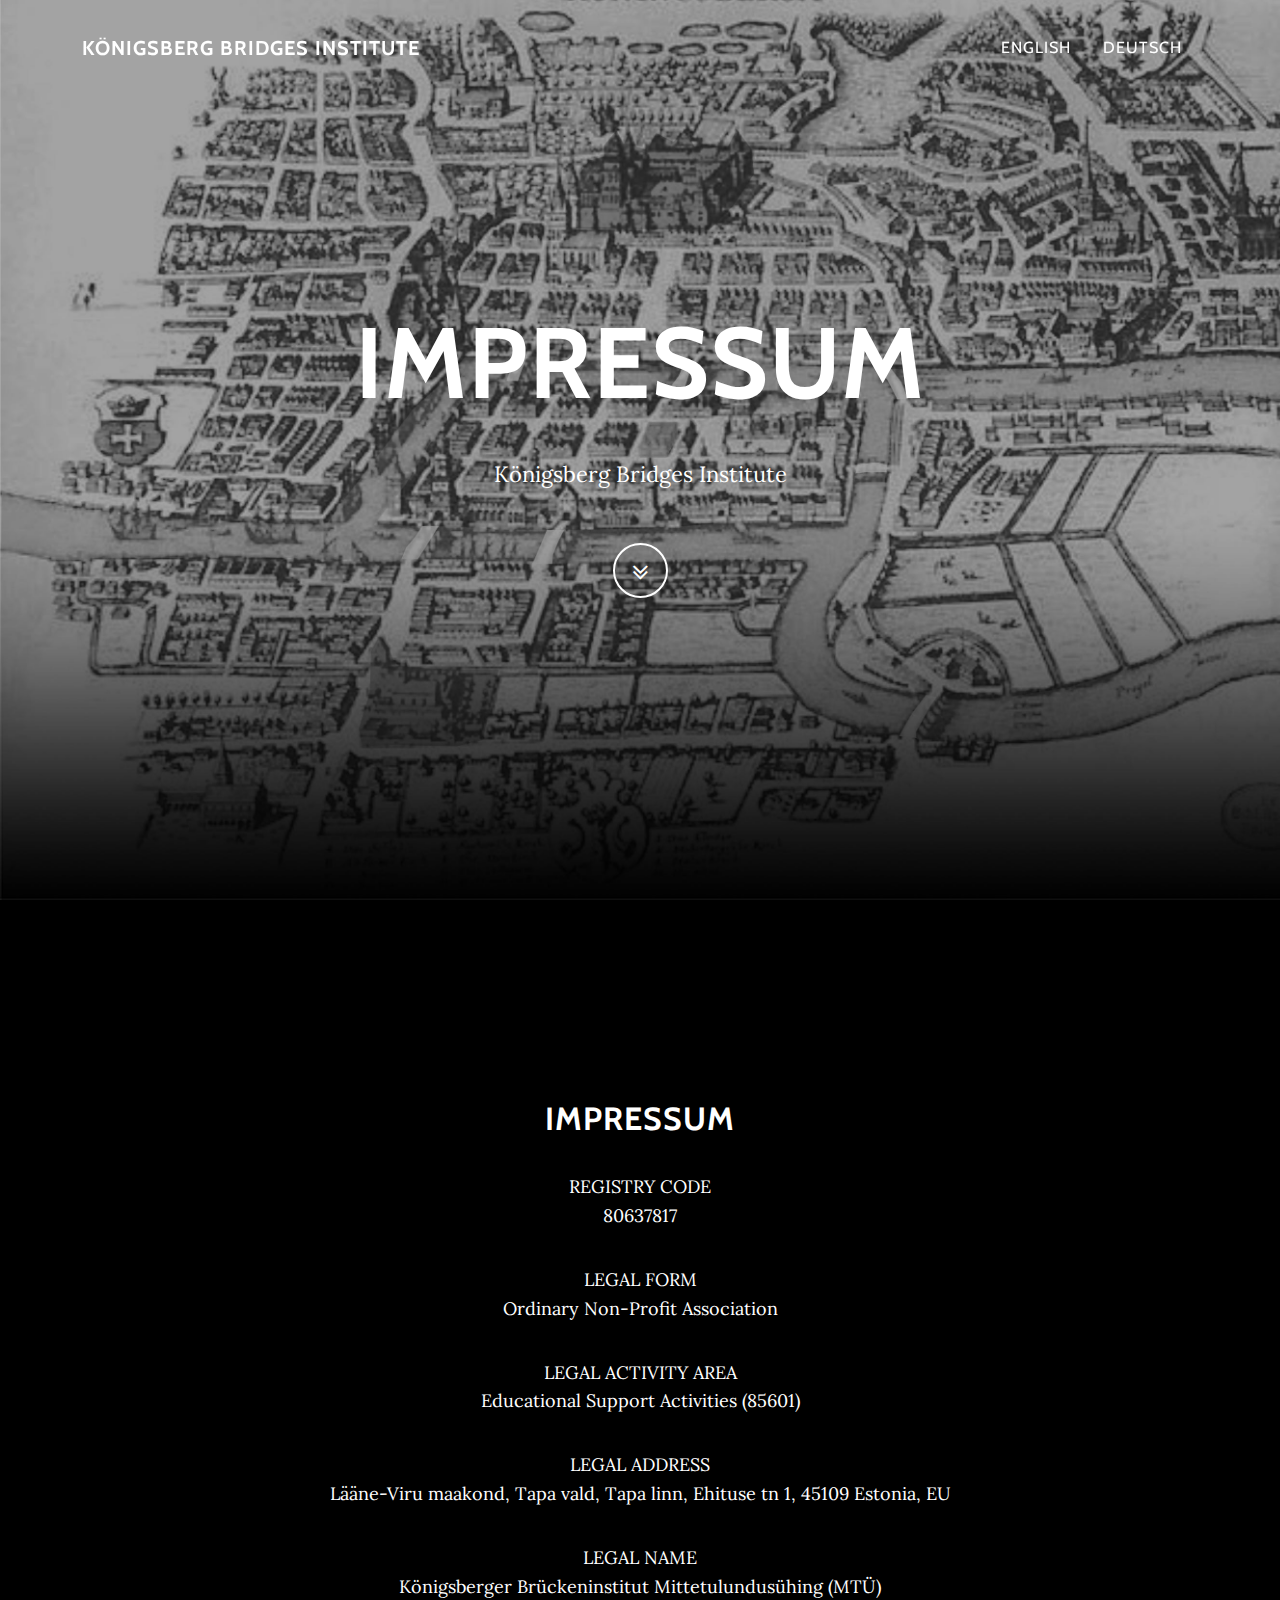
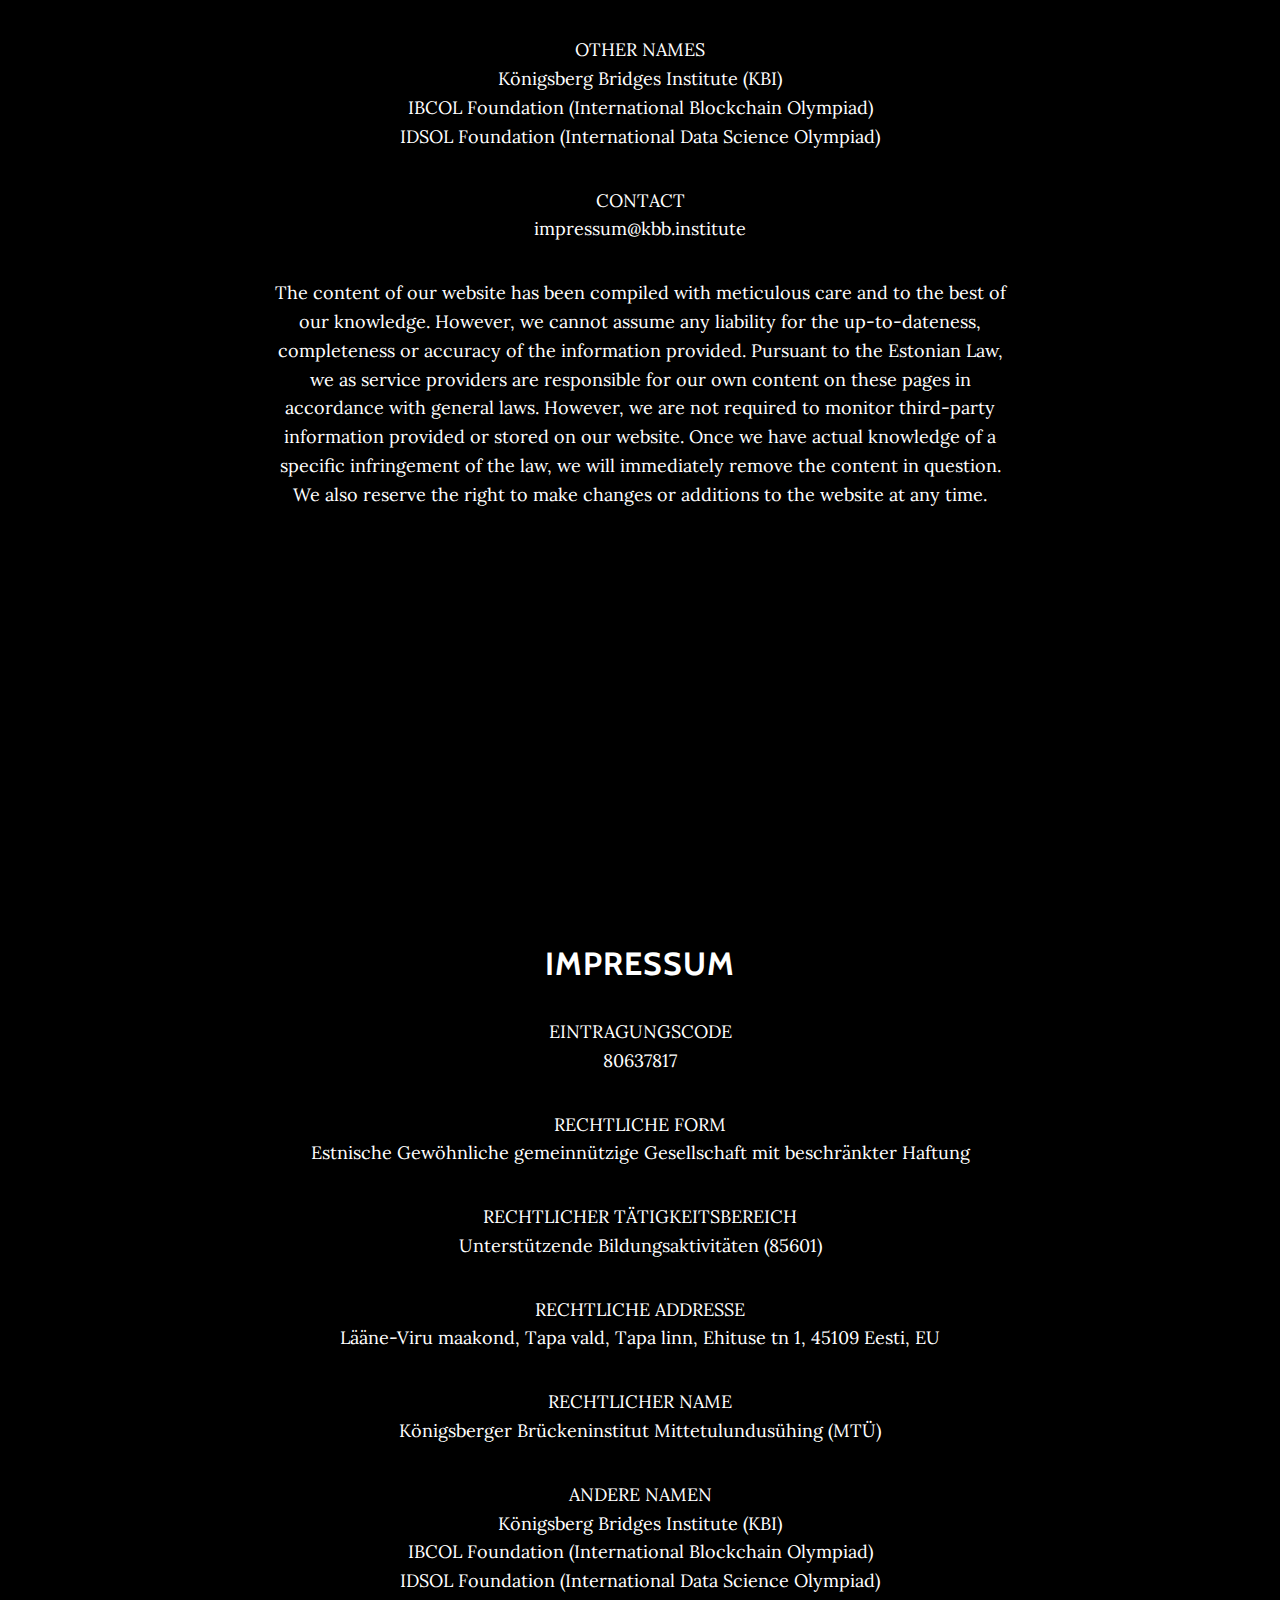
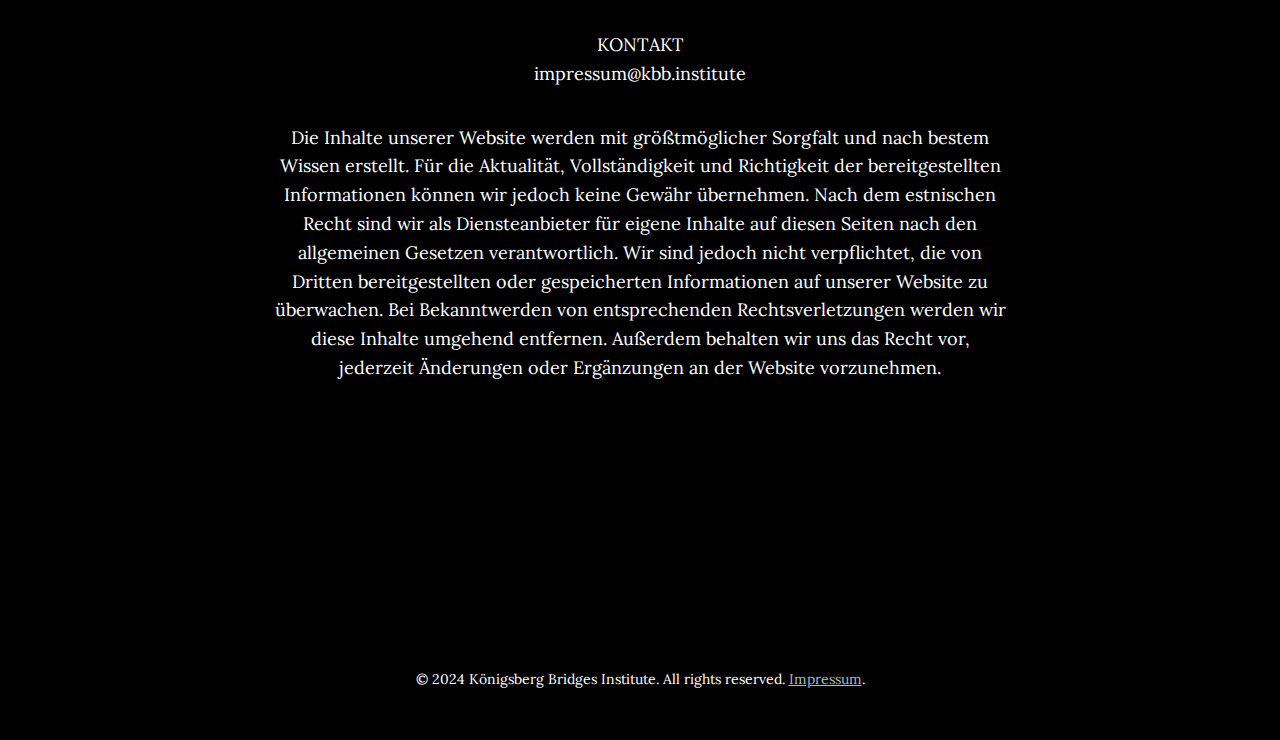
<file: impressum.html>
<!DOCTYPE html><html data-bs-theme="light" lang="en"><head><meta charset="utf-8">
<script async src="https://www.googletagmanager.com/gtag/js?id=G-483K22EFDR"></script>
<script>
  window.dataLayer = window.dataLayer || [];
  function gtag(){dataLayer.push(arguments);}
  gtag('js', new Date());
  gtag('config', 'G-483K22EFDR');
</script><meta name="viewport" content="width=device-width, initial-scale=1.0, shrink-to-fit=no"><title>Königsberg Bridges Institute</title><meta name="twitter:image" content="https://kbb.institute/assets/img/logo-kbi-en-blue-clear.png"><meta name="twitter:title" content="Königsberg Bridges Institute"><meta name="twitter:description" content="Königsberg Bridges Institute brings out the latent potential and power of possibility through programs and infrastructure for education in STEM."><meta name="description" content="Königsberg Bridges Institute brings out the latent potential and power of possibility through programs and infrastructure for education in STEM."><meta property="og:title" content="Königsberg Bridges Institute"><meta property="og:type" content="website"><meta property="og:image" content="https://kbb.institute/assets/img/koenigsberger-bruecken.jpg"><link rel="icon" type="image/png" sizes="500x500" href="assets/img/logo-kbi-en-blue-clear.png"><link rel="icon" type="image/png" sizes="500x500" href="assets/img/logo-kbi-en-blue-clear.png" media="(prefers-color-scheme: dark)"><link rel="icon" type="image/png" sizes="500x500" href="assets/img/logo-kbi-en-blue-clear.png"><link rel="icon" type="image/png" sizes="500x500" href="assets/img/logo-kbi-en-blue-clear.png" media="(prefers-color-scheme: dark)"><link rel="icon" type="image/png" sizes="500x500" href="assets/img/logo-kbi-en-blue-clear.png"><link rel="icon" type="image/png" sizes="500x500" href="assets/img/logo-kbi-en-blue-clear.png"><link rel="icon" type="image/png" sizes="500x500" href="assets/img/logo-kbi-en-blue-clear.png"><link rel="stylesheet" href="assets/bootstrap/css/bootstrap.min.css"><link rel="stylesheet" href="https://fonts.googleapis.com/css?family=Lora:400,700,400italic,700italic&amp;display=swap"><link rel="stylesheet" href="https://fonts.googleapis.com/css?family=Cabin:700&amp;display=swap"><link rel="stylesheet" href="https://cdnjs.cloudflare.com/ajax/libs/font-awesome/4.7.0/css/font-awesome.min.css"><link rel="stylesheet" href="assets/css/styles.min.css"></head><body id="page-top" data-bs-spy="scroll" data-bs-target="#mainNav" data-bs-offset="77"><nav class="navbar navbar-expand-md fixed-top navbar-light" id="mainNav"><div class="container"><a class="navbar-brand" href="https://kbb.institute">Königsberg Bridges Institute</a><button data-bs-toggle="collapse" class="navbar-toggler navbar-toggler-right" data-bs-target="#navbarResponsive" type="button" aria-controls="navbarResponsive" aria-expanded="false" aria-label="Toggle navigation" value="Menu"><i class="fa fa-bars"></i></button><div class="collapse navbar-collapse" id="navbarResponsive"><ul class="navbar-nav ms-auto"><li class="nav-item nav-link"><a class="nav-link active" href="#en">English</a></li><li class="nav-item nav-link"><a class="nav-link" href="#de">DEUTSCH</a></li></ul></div></div></nav><header class="masthead" style="background-image:url('assets/img/koenigsberger-bruecken.jpg');"><div class="intro-body"><div class="container"><div class="row"><div class="col-lg-8 mx-auto"><h1 class="brand-heading">IMPRESSUM</h1><p class="intro-text">Königsberg Bridges Institute</p><a class="btn btn-link btn-circle" role="button" href="#about"><i class="fa fa-angle-double-down animated"></i></a></div></div></div></div></header><section class="text-center content-section" id="en"><div class="container"><div class="row"><div class="col-lg-8 mx-auto"><h2>IMPRESSUM</h2><p>REGISTRY CODE<br>80637817</p><p>LEGAL FORM<br>Ordinary Non-Profit Association</p><p>LEGAL ACTIVITY AREA<br>Educational Support Activities (85601)</p><p>LEGAL&nbsp;ADDRESS<br>Lääne-Viru maakond, Tapa vald, Tapa linn, Ehituse tn 1, 45109 Estonia, EU</p><p>LEGAL&nbsp;NAME<br>Königsberger Brückeninstitut Mittetulundusühing (MTÜ)</p><p>OTHER NAMES<br>Königsberg Bridges Institute (KBI)<br>IBCOL Foundation (International Blockchain Olympiad)<br>IDSOL Foundation (International Data Science Olympiad)</p><p>CONTACT<br>impressum@kbb.institute</p><p>The content of our website has been compiled with meticulous care and to the best of our knowledge. However, we cannot assume any liability for the up-to-dateness, completeness or accuracy of the information provided. Pursuant to the Estonian Law, we as service providers are responsible for our own content on these pages in accordance with general laws. However, we are not required to monitor third-party information provided or stored on our website. Once we have actual knowledge of a specific infringement of the law, we will immediately remove the content in question. We also reserve the right to make changes or additions to the website at any time.</p></div></div></div></section><section class="text-center content-section" id="de"><div class="container"><div class="row"><div class="col-lg-8 mx-auto"><h2>IMPRESSUM</h2><p>EINTRAGUNGSCODE<br>80637817</p><p>RECHTLICHE FORM<br>Estnische Gewöhnliche gemeinnützige Gesellschaft mit beschränkter Haftung</p><p>RECHTLICHER TÄTIGKEITSBEREICH<br>Unterstützende Bildungsaktivitäten (85601)</p><p>RECHTLICHE ADDRESSE<br>Lääne-Viru maakond, Tapa vald, Tapa linn, Ehituse tn 1, 45109 Eesti, EU</p><p>RECHTLICHER NAME<br>Königsberger Brückeninstitut Mittetulundusühing (MTÜ)</p><p>ANDERE NAMEN<br>Königsberg Bridges Institute (KBI)<br>IBCOL Foundation (International Blockchain Olympiad)<br>IDSOL Foundation (International Data Science Olympiad)</p><p>KONTAKT<br>impressum@kbb.institute</p><p>Die Inhalte unserer Website werden mit größtmöglicher Sorgfalt und nach bestem Wissen erstellt. Für die Aktualität, Vollständigkeit und Richtigkeit der bereitgestellten Informationen können wir jedoch keine Gewähr übernehmen. Nach dem estnischen Recht sind wir als Diensteanbieter für eigene Inhalte auf diesen Seiten nach den allgemeinen Gesetzen verantwortlich. Wir sind jedoch nicht verpflichtet, die von Dritten bereitgestellten oder gespeicherten Informationen auf unserer Website zu überwachen. Bei Bekanntwerden von entsprechenden Rechtsverletzungen werden wir diese Inhalte umgehend entfernen. Außerdem behalten wir uns das Recht vor, jederzeit Änderungen oder Ergänzungen an der Website vorzunehmen.</p></div></div></div></section><footer><div class="container text-center"><p>© 2024 Königsberg Bridges Institute. All rights reserved. <a class="minimalist" href="impressum.html">Impressum</a>.</p></div></footer><script src="https://cdn.jsdelivr.net/npm/bootstrap@5.3.3/dist/js/bootstrap.bundle.min.js"></script><script src="assets/js/script.min.js"></script></body></html>
</file>
<file: assets/css/styles.min.css>
:root,[data-bs-theme=light]{--bs-primary:#0dcaf0;--bs-primary-rgb:13,202,240;--bs-primary-text-emphasis:#055160;--bs-primary-bg-subtle:#CFF4FC;--bs-primary-border-subtle:#9EEAF9;--bs-link-color:#0dcaf0;--bs-link-color-rgb:13,202,240;--bs-link-hover-color:#0dcaf0;--bs-link-hover-color-rgb:13,202,240}.btn-primary{--bs-btn-color:#000000;--bs-btn-bg:#0dcaf0;--bs-btn-border-color:#0dcaf0;--bs-btn-hover-color:#000000;--bs-btn-hover-bg:#31D2F2;--bs-btn-hover-border-color:#25CFF2;--bs-btn-focus-shadow-rgb:2,30,36;--bs-btn-active-color:#000000;--bs-btn-active-bg:#3DD5F3;--bs-btn-active-border-color:#25CFF2;--bs-btn-disabled-color:#000000;--bs-btn-disabled-bg:#0dcaf0;--bs-btn-disabled-border-color:#0dcaf0}.btn-outline-primary{--bs-btn-color:#0dcaf0;--bs-btn-border-color:#0dcaf0;--bs-btn-focus-shadow-rgb:13,202,240;--bs-btn-hover-color:#000000;--bs-btn-hover-bg:#0dcaf0;--bs-btn-hover-border-color:#0dcaf0;--bs-btn-active-color:#000000;--bs-btn-active-bg:#0dcaf0;--bs-btn-active-border-color:#0dcaf0;--bs-btn-disabled-color:#0dcaf0;--bs-btn-disabled-bg:transparent;--bs-btn-disabled-border-color:#0dcaf0}table{border:1px solid #ccc;border-collapse:collapse;margin:0;padding:0;width:100%;table-layout:fixed}table tr{background-color:#f8f8f8;border:1px solid #ddd;padding:.35em}table td,table th{padding:.625em;text-align:center}table th{font-size:.85em;letter-spacing:.1em;text-transform:uppercase}@media screen and (max-width:600px){table{border:0}table thead{border:none;clip:rect(0 0 0 0);height:1px;margin:-1px;overflow:hidden;padding:0;position:absolute;width:1px}table tr{border-bottom:3px solid #ddd;display:block;margin-bottom:.625em}table td{border-bottom:1px solid #ddd;display:block;font-size:.8em;text-align:right}table td::before{content:attr(data-label);float:left;font-weight:700;text-transform:uppercase}table td:last-child{border-bottom:0}}*,:after,:before{-webkit-box-sizing:border-box;box-sizing:border-box}btnDeny:hover{background-color:#00bfff;color:#fff}@media (max-width:768px){#cookies div[style*="display: flex;"]{flex-direction:column;align-items:stretch}#cookies button{width:100%;margin:5px 0}}.goals{padding:5rem}a.minimalist:active,a.minimalist:hover,a.minimalist:link,a.minimalist:visited{color:#abc}.sdg{display:flex;justify-content:center;align-items:center;height:100%;flex-wrap:wrap;padding:1rem}img.sdg{width:auto;max-width:8rem;padding:1rem}.btn-pad{margin:0 0 4rem}
</file>
